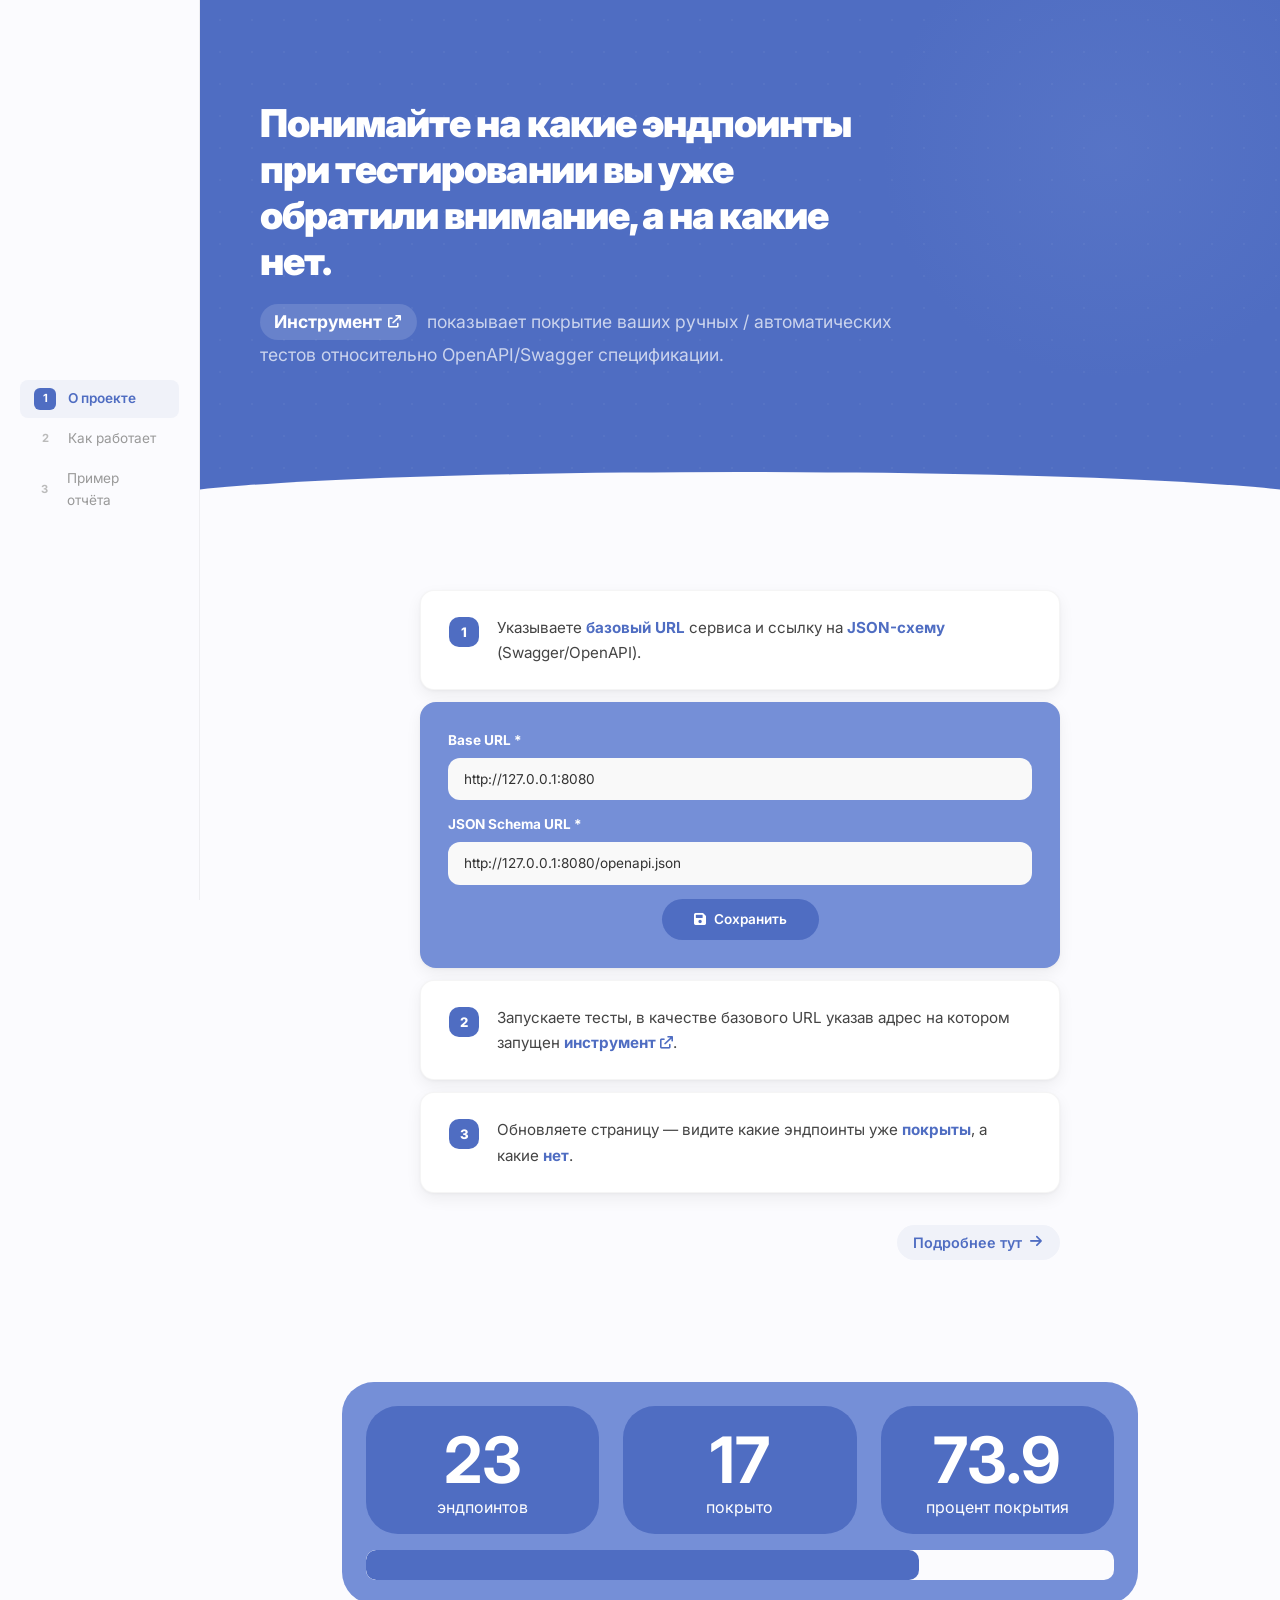
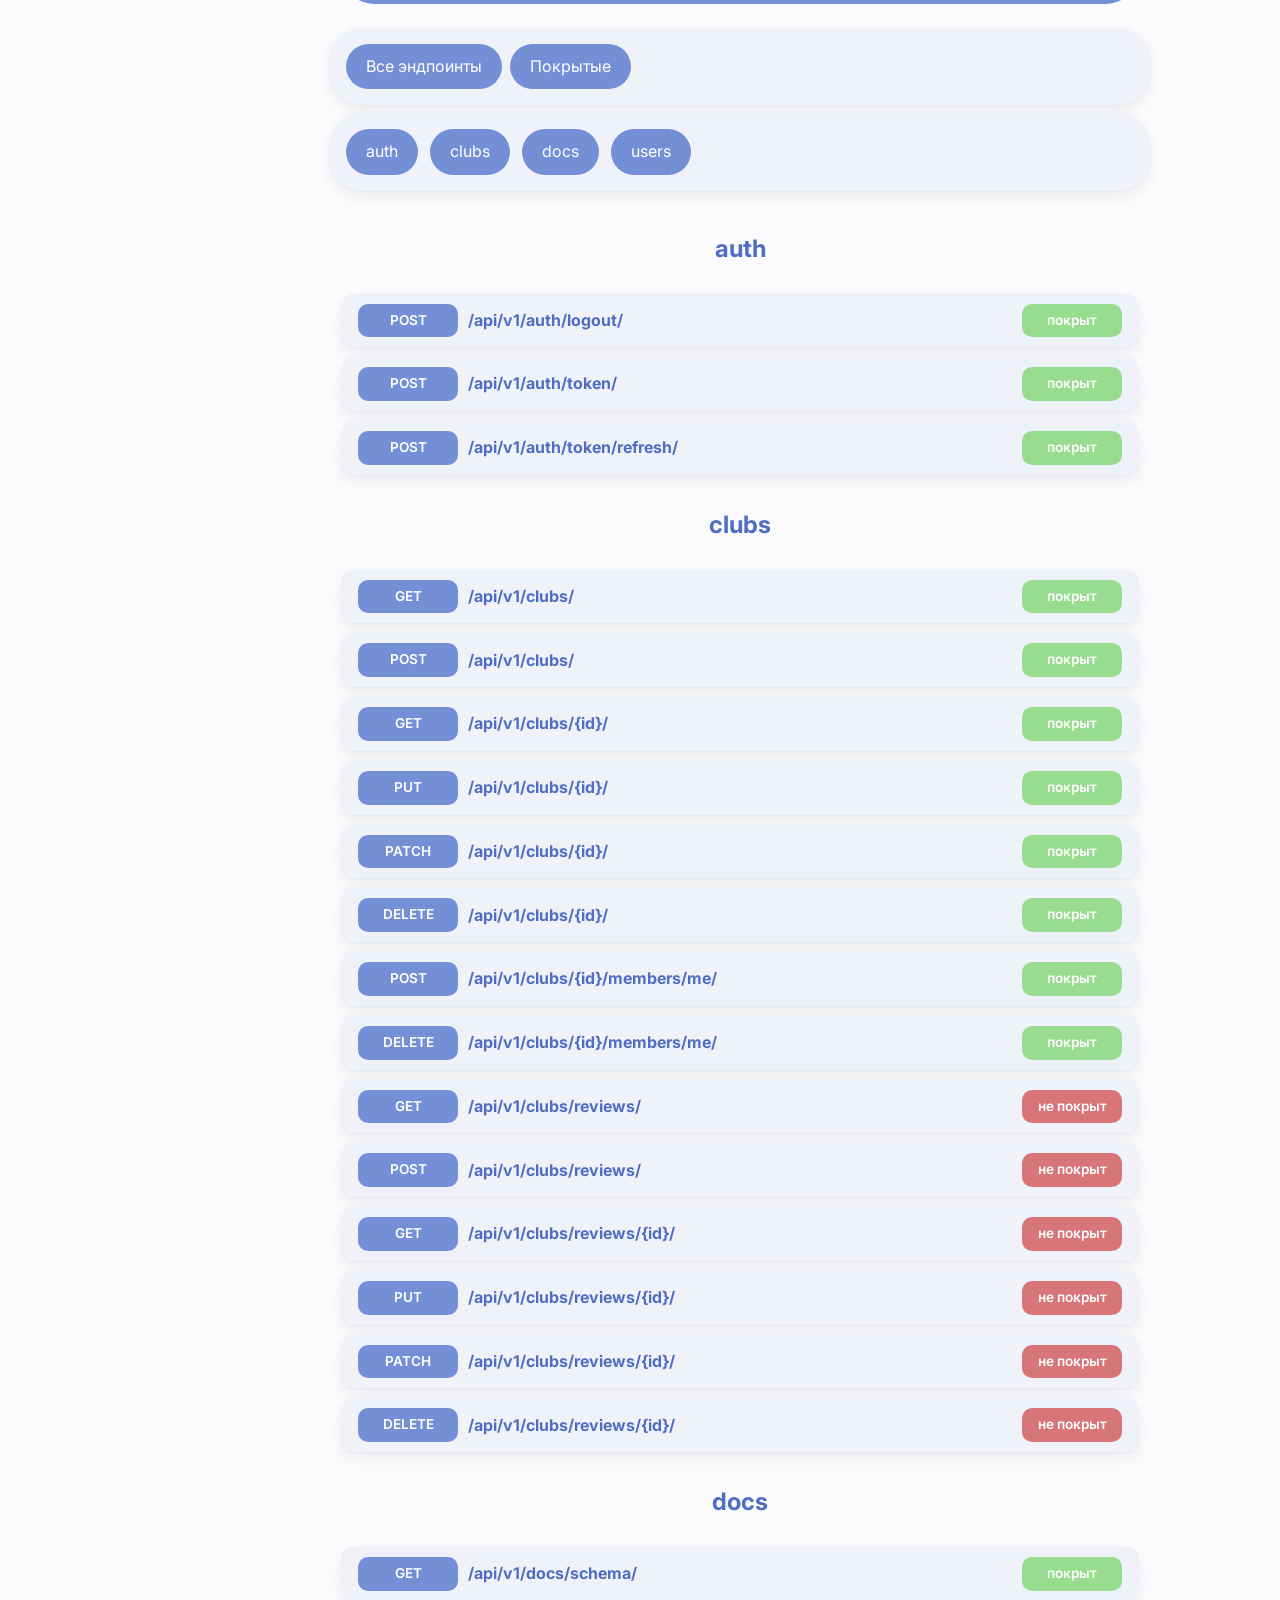
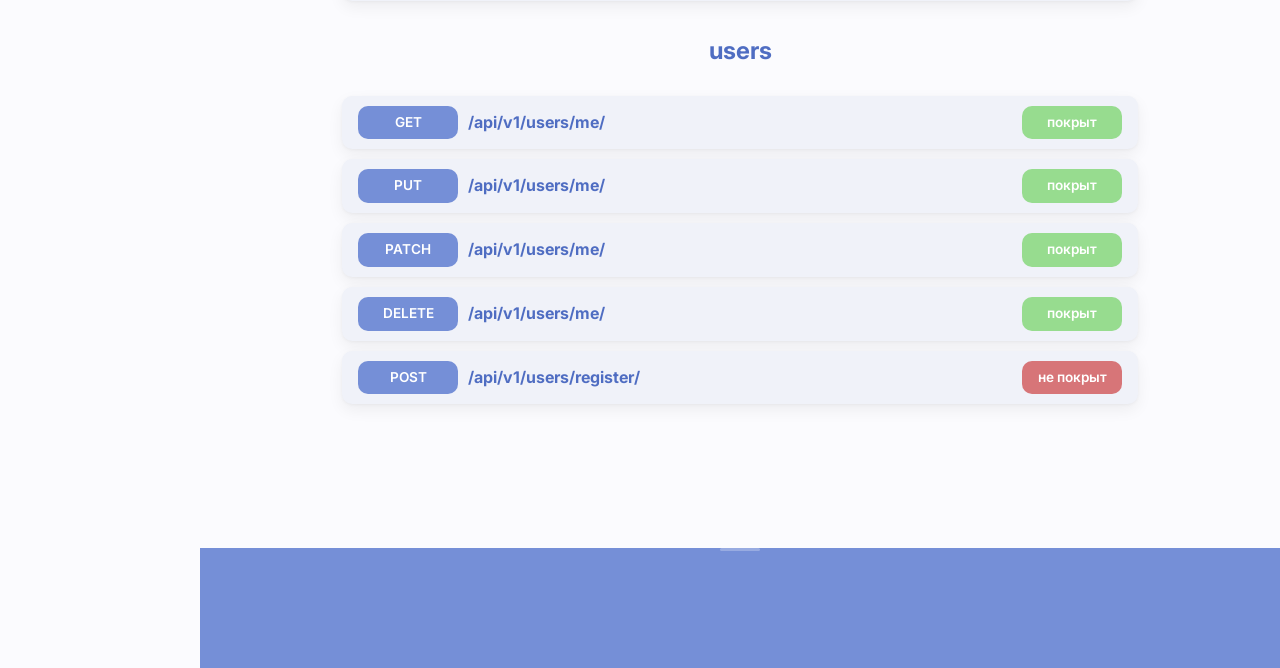
<file: index.html>
<!DOCTYPE html>
<html lang="ru">
<head>
<meta charset="UTF-8">
<meta name="viewport" content="width=device-width, initial-scale=1.0">
<title>API Coverage By Swagger</title>
<link rel="preconnect" href="https://fonts.googleapis.com">
<link href="https://fonts.googleapis.com/css2?family=Inter:wght@400;500;600;700;800;900&display=swap" rel="stylesheet">
<link href="https://cdn.jsdelivr.net/npm/bootstrap@5.3.0/dist/css/bootstrap.min.css" rel="stylesheet">
<link href="https://cdnjs.cloudflare.com/ajax/libs/font-awesome/6.0.0-beta3/css/all.min.css" rel="stylesheet">

<style>
:root {
    --primary-color: #4F6DC2;
    --secondary-color: #758FD7;
    --success-color: #97DC8F;
    --danger-color: #D77578;
    --card-bg: #F0F2F9;
    --all-bg: #FBFBFE;
    --progress-bg: #FBFBFE;
    --shadow: 0 1px 3px rgba(0,0,0,0.04), 0 6px 16px rgba(0,0,0,0.06);
}

*, *::before, *::after { box-sizing: border-box; }

html {
    scroll-behavior: smooth;
    scroll-padding-top: 2rem;
    -webkit-text-size-adjust: 100%;
}

body {
    background-color: var(--all-bg);
    font-family: Inter, -apple-system, BlinkMacSystemFont, 'Segoe UI', Arial, sans-serif;
    margin: 0;
    color: #1a1a2e;
    line-height: 1.6;
    -webkit-font-smoothing: antialiased;
    -moz-osx-font-smoothing: grayscale;
    overflow-x: hidden;
}

/* ── Layout ── */
.layout {
    display: flex;
    min-height: 100vh;
}

/* ── Sidebar ── */
.sidebar {
    position: fixed;
    top: 0;
    left: 0;
    width: 200px;
    height: 100vh;
    z-index: 100;
    background-color: var(--all-bg);
    border-right: 1px solid rgba(0,0,0,0.05);
    display: flex;
    flex-direction: column;
    justify-content: center;
    padding: 40px 20px;
}

.sidebar nav {
    display: flex;
    flex-direction: column;
    gap: 2px;
}

.sidebar a {
    display: flex;
    align-items: center;
    gap: 12px;
    text-decoration: none;
    color: #999;
    font-size: 0.85rem;
    padding: 8px 14px;
    border-radius: 8px;
}

.sidebar a .num {
    display: inline-flex;
    align-items: center;
    justify-content: center;
    width: 22px;
    height: 22px;
    border-radius: 6px;
    font-size: 0.7rem;
    font-weight: 700;
    background-color: transparent;
    color: #bbb;
}

.sidebar a.active {
    color: var(--primary-color);
    font-weight: 600;
    background-color: var(--card-bg);
}

.sidebar a.active .num {
    background-color: var(--primary-color);
    color: #fff;
}

/* ── Mobile Header ── */
.mobile-header {
    display: none;
    position: sticky;
    top: 0;
    z-index: 100;
    background-color: var(--all-bg);
    border-bottom: 1px solid rgba(0,0,0,0.05);
    padding: 12px 16px;
}

.mobile-header nav {
    display: flex;
    gap: 8px;
    overflow-x: auto;
    scrollbar-width: none;
    -ms-overflow-style: none;
    align-items: stretch;
    justify-content: center;
}

.mobile-header nav::-webkit-scrollbar { display: none; }

.mobile-header a {
    flex-shrink: 0;
    display: inline-flex;
    align-items: center;
    text-decoration: none;
    color: #999;
    font-size: 0.82rem;
    font-weight: 600;
    padding: 10px 18px;
    min-height: 44px;
    border-radius: 100px;
    background-color: var(--card-bg);
    white-space: nowrap;
}

.mobile-header a.active {
    color: #fff;
    background-color: var(--primary-color);
}

/* ── Main Content ── */
.main-content {
    flex: 1;
    margin-left: 200px;
}

.section {
    scroll-margin-top: 60px;
}

/* ── Hero (full width inside main) ── */
.hero {
    background-color: var(--primary-color);
    padding: 100px 60px 160px;
    position: relative;
    overflow: hidden;
}

.hero::before {
    content: '';
    position: absolute;
    width: 500px;
    height: 500px;
    border-radius: 50%;
    background: radial-gradient(circle, rgba(117,143,215,0.2) 0%, transparent 65%);
    top: -100px;
    right: -80px;
    pointer-events: none;
}

.hero-dotpattern {
    position: absolute;
    inset: 0;
    background-image: radial-gradient(circle at 20px 20px, rgba(255,255,255,0.04) 1px, transparent 1px);
    background-size: 32px 32px;
    pointer-events: none;
}

.hero-wave {
    position: absolute;
    bottom: -2px;
    left: -5%;
    width: 110%;
    height: 60px;
    background-color: var(--all-bg);
    border-radius: 50% 50% 0 0;
    pointer-events: none;
}

.hero-inner {
    max-width: 640px;
    position: relative;
    z-index: 1;
}

.hero h1 {
    font-size: 2.4rem;
    font-weight: 900;
    color: #fff;
    letter-spacing: -0.025em;
    line-height: 1.2;
    margin: 0 0 20px;
}

.hero p {
    font-size: 1.1rem;
    color: rgba(255,255,255,0.7);
    line-height: 1.7;
    margin: 0;
}

.hero-link {
    display: inline-flex;
    align-items: center;
    gap: 6px;
    color: #fff;
    font-weight: 700;
    text-decoration: none;
    padding: 3px 16px 3px 14px;
    border-radius: 100px;
    background-color: rgba(255,255,255,0.14);
    white-space: nowrap;
}

.hero-link i {
    font-size: 0.8rem;
}

/* ── Constrained content sections ── */
.constrained {
    max-width: 640px;
    margin-left: auto;
    margin-right: auto;
    padding-left: 60px;
    padding-right: 60px;
}

/* ─── How It Works ─── */
.how-section {
    padding: 60px 0 50px;
}

.section-label {
    display: inline-flex;
    align-items: center;
    gap: 10px;
    font-size: 0.75rem;
    font-weight: 700;
    text-transform: uppercase;
    letter-spacing: 0.15em;
    color: var(--primary-color);
    margin-bottom: 32px;
}

.section-label::before {
    content: '';
    width: 20px;
    height: 2px;
    background-color: var(--primary-color);
    border-radius: 2px;
}

.steps {
    display: flex;
    flex-direction: column;
    gap: 12px;
}

.step {
    display: flex;
    align-items: flex-start;
    gap: 18px;
    padding: 24px 28px;
    background-color: #fff;
    border-radius: 14px;
    box-shadow: var(--shadow);
    border: 1px solid rgba(0,0,0,0.04);
}

.step-num {
    display: inline-flex;
    align-items: center;
    justify-content: center;
    width: 30px;
    height: 30px;
    border-radius: 10px;
    background-color: var(--primary-color);
    color: #fff;
    font-size: 0.82rem;
    font-weight: 800;
    flex-shrink: 0;
    margin-top: 2px;
}

.step-text {
    flex: 1;
    font-size: 0.95rem;
    color: #444;
    line-height: 1.65;
}

.step-text strong {
    color: var(--primary-color);
}

/* ─── Report Section ─── */
.report-section {
    padding: 40px 0 0;
    background-color: var(--all-bg);
}

.report-section .section-label {
    padding-left: 60px;
    padding-right: 60px;
    max-width: 640px;
    margin-left: auto;
    margin-right: auto;
    display: block;
}

.report-demo {
    margin-top: 32px;
}

.report-demo .container-md {
    max-width: 820px;
}

.report-demo .bg-card {
    background-color: var(--card-bg);
    border-radius: 10px;
    box-shadow: var(--shadow);
}

.report-demo .text-primary {
    color: var(--primary-color) !important;
}

.report-demo .bg-primary {
    background-color: var(--primary-color) !important;
}

.report-demo .bg-secondary {
    background-color: var(--secondary-color) !important;
}

.report-demo .bg-danger {
    background-color: var(--danger-color) !important;
    border-color: var(--danger-color) !important;
}

.report-demo .progress {
    height: 30px;
    background-color: var(--progress-bg);
    border-radius: 10px;
    overflow: hidden;
}

.report-demo .progress-bar {
    background-color: var(--primary-color);
    border-radius: 10px;
    transition: width 0.5s ease;
}

.report-demo .text-block {
    display: flex;
    flex-direction: column;
    justify-content: center;
    align-items: center;
    text-align: center;
    padding: 20px;
    height: 100%;
}

.report-demo .text-block span {
    display: block;
    line-height: 1.2;
}

.report-demo .text-block .large-text {
    font-size: 64px;
    font-weight: bold;
}

.report-demo .text-block .medium-text {
    font-size: 24px;
    font-weight: bold;
}

.report-demo .text-block .small-text {
    font-size: 16px;
}

.report-demo .btn-filter {
    border: none;
    cursor: pointer;
    transition: background 0.3s ease, transform 0.2s ease;
    padding: 10px 20px;
    font-size: 16px;
    border-radius: 100px;
    color: white;
    background-color: var(--secondary-color);
}

.report-demo .btn-filter:hover {
    background-color: var(--primary-color);
    transform: scale(1.05);
}

.report-demo .btn-filter:active {
    transform: scale(0.95);
}

.report-demo .endpoint {
    display: grid;
    grid-template-columns: 100px 1fr 100px;
    gap: 10px;
    align-items: center;
    padding: 10px 16px;
    margin: 10px 0;
    border-radius: 10px;
    background-color: var(--card-bg);
    box-shadow: var(--shadow);
    cursor: pointer;
    transition: transform 0.2s ease, box-shadow 0.2s ease;
}

.report-demo .endpoint:hover {
    transform: translateY(-2px);
    box-shadow: 0 6px 12px rgba(0, 0, 0, 0.15);
}

.report-demo .endpoint .method,
.report-demo .endpoint .status {
    text-align: center;
    padding: 6px 12px;
    border-radius: 10px;
    color: white;
    font-weight: 600;
    font-size: 0.85rem;
}

.report-demo .endpoint .method {
    background-color: var(--secondary-color);
}

.report-demo .endpoint .path {
    color: var(--primary-color);
    font-weight: bold;
    white-space: nowrap;
    overflow-x: auto;
    scrollbar-width: none;
    -ms-overflow-style: none;
}

.report-demo .endpoint .path::-webkit-scrollbar {
    display: none;
}

.report-demo .endpoint .status {
    background-color: var(--danger-color);
}

.report-demo .endpoint .status.covered {
    background-color: var(--success-color);
}

/* ── Modal ── */
.modal-overlay {
    position: fixed;
    top: 0;
    left: 0;
    width: 100%;
    height: 100%;
    background: rgba(0, 0, 0, 0.5);
    z-index: 2000;
    display: flex;
    align-items: center;
    justify-content: center;
    animation: fadein 0.2s ease;
}

@keyframes fadein { from { opacity: 0; } to { opacity: 1; } }

.modal-content {
    background: var(--card-bg);
    border-radius: 20px;
    box-shadow: 0 8px 32px rgba(0, 0, 0, 0.3);
    max-width: 720px;
    width: 90%;
    max-height: 80vh;
    display: flex;
    flex-direction: column;
    animation: scalein 0.2s ease;
}

@keyframes scalein { from { transform: scale(0.9); opacity: 0; } to { transform: scale(1); opacity: 1; } }

.modal-header {
    display: flex;
    align-items: center;
    justify-content: space-between;
    padding: 20px 24px;
    border-bottom: 1px solid rgba(0, 0, 0, 0.1);
}

.modal-header .medium-text {
    color: var(--primary-color);
    font-size: 20px;
    font-weight: bold;
}

.modal-close {
    background: none;
    border: none;
    font-size: 28px;
    color: var(--primary-color);
    cursor: pointer;
    padding: 0 4px;
    line-height: 1;
    transition: opacity 0.2s;
}

.modal-close:hover { opacity: 0.7; }

.modal-body {
    padding: 20px 24px;
    overflow-y: auto;
    flex: 1;
}

.history-record {
    background: white;
    border-radius: 14px;
    padding: 18px 20px;
    margin-bottom: 12px;
    box-shadow: 0 2px 8px rgba(0, 0, 0, 0.06);
    border: 1px solid rgba(0, 0, 0, 0.04);
}

.history-record:last-child { margin-bottom: 0; }

.history-record-top {
    display: flex;
    align-items: center;
    gap: 16px;
    margin-bottom: 14px;
}

.history-status {
    display: inline-flex;
    align-items: center;
    justify-content: center;
    min-width: 56px;
    padding: 6px 14px;
    border-radius: 10px;
    font-weight: 800;
    font-size: 20px;
    letter-spacing: 0.5px;
    color: white;
    box-shadow: 0 2px 6px rgba(0, 0, 0, 0.12);
}

.history-status.ok { background: linear-gradient(135deg, #7dcd75, var(--success-color)); }
.history-status.redirect { background: linear-gradient(135deg, #6a85d1, var(--secondary-color)); }
.history-status.error { background: linear-gradient(135deg, #cc6063, var(--danger-color)); }

.history-meta {
    display: flex;
    flex-direction: column;
    gap: 2px;
}

.history-timestamp {
    color: #777;
    font-size: 15px;
    font-weight: 500;
}

.history-duration {
    font-size: 13px;
    color: var(--primary-color);
    font-weight: 600;
}

.history-detail-row {
    display: flex;
    gap: 10px;
    font-size: 13px;
    margin-top: 8px;
    color: #555;
}

.history-detail-label {
    font-weight: 700;
    color: var(--primary-color);
    min-width: 100px;
    flex-shrink: 0;
    padding-top: 6px;
}

.history-detail-value {
    flex: 1;
    word-break: break-all;
    font-family: 'SF Mono', 'Menlo', 'Monaco', 'Courier New', monospace;
    font-size: 12px;
    background: var(--card-bg);
    padding: 6px 12px;
    border-radius: 8px;
    max-height: 120px;
    overflow-y: auto;
    white-space: pre-wrap;
    line-height: 1.5;
}

.history-empty {
    color: #888;
    text-align: center;
    padding: 40px 0;
    font-size: 15px;
}

.history-count-line { margin-bottom: 16px; }

.history-count-badge {
    display: inline-block;
    background: linear-gradient(135deg, var(--primary-color), #3a5aa8);
    color: white;
    border-radius: 100px;
    padding: 6px 18px;
    font-size: 14px;
    font-weight: 700;
    box-shadow: 0 2px 6px rgba(79, 109, 194, 0.3);
}

/* ── GitHub link ── */
.gh-link {
    display: inline-flex;
    align-items: center;
    gap: 8px;
    color: var(--primary-color);
    font-weight: 600;
    text-decoration: none;
    padding: 6px 18px 6px 16px;
    border-radius: 100px;
    background-color: var(--card-bg);
    font-size: 0.9rem;
}

.gh-link i {
    font-size: 0.85rem;
}

.gh-link-sm {
    display: inline-flex;
    align-items: center;
    gap: 4px;
    color: var(--primary-color);
    font-weight: 700;
    text-decoration: none;
    font-size: 0.95rem;
}

.gh-link-sm i {
    font-size: 0.8rem;
}

/* ── Form block ── */
.form-block {
    background-color: var(--secondary-color);
    border-radius: 16px;
    padding: 28px;
    box-shadow: var(--shadow);
}

.form-block label {
    color: #fff;
    font-weight: 700;
    font-size: 0.85rem;
    margin-bottom: 6px;
    display: block;
}

.form-block .form-group {
    margin-bottom: 14px;
}

.form-block .form-group:last-of-type {
    margin-bottom: 16px;
}

.form-block .form-control {
    color: #333;
    background-color: #f9f9f9;
    border: none;
    border-radius: 12px;
    padding: 11px 16px;
    font-size: 0.85rem;
    width: 100%;
    cursor: default;
}

.form-block .btn-save {
    display: inline-flex;
    align-items: center;
    gap: 8px;
    border: none;
    cursor: default;
    padding: 10px 32px;
    font-size: 0.85rem;
    font-weight: 600;
    border-radius: 100px;
    color: white;
    background-color: var(--primary-color);
}

.form-block .form-footer {
    text-align: center;
    margin-top: 4px;
}

.form-block .loader {
    display: none;
    width: 28px;
    height: 28px;
    border: 3px solid rgba(255, 255, 255, 0.3);
    border-top-color: #fff;
    border-radius: 50%;
    animation: spin 0.7s linear infinite;
    margin: 16px auto 0;
}

@keyframes spin {
    0% { transform: rotate(0deg); }
    100% { transform: rotate(360deg); }
}

/* ── Footer ── */
.site-footer {
    margin-top: 120px;
    height: 120px;
    background-color: var(--secondary-color);
    position: relative;
}

.site-footer::before {
    content: '';
    position: absolute;
    top: 0;
    left: 50%;
    transform: translateX(-50%);
    width: 40px;
    height: 3px;
    background-color: rgba(255,255,255,0.25);
    border-radius: 3px;
}

@media (max-width: 960px) {
    .site-footer {
        margin-top: 80px;
        height: 80px;
    }
}

@media (max-width: 576px) {
    .site-footer {
        margin-top: 60px;
        height: 60px;
    }
}

/* ── Responsive ── */
@media (max-width: 960px) {
    .sidebar { display: none; }
    .mobile-header { display: block; }
    .main-content { margin-left: 0; }
    .hero { padding: 60px 32px 80px; }
    .hero h1 { font-size: 1.8rem; }
    .hero p { font-size: 1rem; }
    .constrained {
        max-width: 100%;
        padding-left: 32px;
        padding-right: 32px;
    }
    .how-section { padding: 40px 0 30px; }
    .report-section { padding: 24px 0 0; }
    .report-section .section-label {
        padding-left: 32px;
        padding-right: 32px;
    }
    .report-demo .container-md {
        max-width: 100%;
        padding-left: 16px;
        padding-right: 16px;
    }
    .report-demo .endpoint { grid-template-columns: 80px 1fr 80px; }
}

@media (max-width: 576px) {
    .hero { padding: 40px 20px 56px; }
    .hero h1 { font-size: clamp(1.3rem, 6vw, 1.5rem); }
    .hero p { font-size: 0.9rem; }
    .hero-wave { height: 30px; }
    .constrained { padding-left: 20px; padding-right: 20px; }
    .how-section { padding: 24px 0 20px; }
    .report-section { padding: 16px 0 0; }
    .step { padding: 16px 18px; gap: 14px; }
    .step-text { font-size: 0.9rem; }
    .form-block { padding: 18px; border-radius: 12px; }
    .form-block .form-control { font-size: 0.82rem; padding: 10px 14px; }
    .form-block .btn-save { padding: 10px 24px; font-size: 0.82rem; min-height: 44px; }
    .report-section .section-label {
        padding-left: 20px;
        padding-right: 20px;
    }
    .report-demo .container-md {
        padding-left: 12px;
        padding-right: 12px;
    }
    .report-demo .bg-secondary.rounded-5.p-4 { padding: 1rem !important; }
    .report-demo .text-block { padding: 14px 10px !important; }
    .report-demo .text-block .large-text { font-size: clamp(32px, 12vw, 48px); }
    .report-demo .text-block .small-text { font-size: 13px; }
    .report-demo .endpoint {
        grid-template-columns: 1fr;
        text-align: center;
        gap: 6px;
        padding: 12px 14px;
        margin: 8px 0;
    }
    .report-demo .endpoint .method,
    .report-demo .endpoint .status {
        display: inline-block;
        width: auto;
        min-width: 80px;
        font-size: 0.8rem;
        padding: 5px 14px;
    }
    .report-demo .endpoint .path {
        white-space: normal;
        word-break: break-all;
        font-size: 0.82rem;
        overflow-x: visible;
    }
    .report-demo .btn-filter {
        padding: 10px 18px;
        font-size: 0.82rem;
        min-height: 44px;
    }
    .report-demo .row-cols-md-3 > .col {
        padding: 4px;
    }
    .report-demo .row-cols-md-3 {
        margin: -4px;
    }
    .gh-link {
        padding: 8px 18px;
        font-size: 0.85rem;
    }
    .mobile-header { padding: 10px 12px; }
    .mobile-header a {
        font-size: 0.78rem;
        padding: 9px 14px;
        min-height: 40px;
    }
}

@media (max-width: 420px) {
    .hero { padding: 32px 16px 48px; }
    .hero h1 { font-size: clamp(1.15rem, 5.5vw, 1.3rem); }
    .constrained { padding-left: 16px; padding-right: 16px; }
    .report-demo .container-md { padding-left: 12px; padding-right: 12px; }
    .report-demo .text-block .large-text { font-size: clamp(26px, 10vw, 32px); }
    .report-demo .text-block .medium-text { font-size: 18px; }
    .report-demo .endpoint { padding: 10px 10px; }
    .step { padding: 14px 14px; }
    .step-text { font-size: 0.85rem; }
    .form-block { padding: 14px; }
    .report-section .section-label {
        padding-left: 16px;
        padding-right: 16px;
    }
    .report-demo .bg-secondary.rounded-5.p-4 { padding: 0.75rem !important; }
    .section-label { font-size: 0.7rem; }
}

</style>
</head>
<body>

<div class="mobile-header">
    <nav>
        <a href="#about" class="active">О проекте</a>
        <a href="#how">Как работает</a>
        <a href="#report">Пример отчёта</a>
    </nav>
</div>

<div class="layout">

    <aside class="sidebar">
        <nav>
            <a href="#about" class="active">
                <span class="num">1</span>
                О проекте
            </a>
            <a href="#how">
                <span class="num">2</span>
                Как работает
            </a>
            <a href="#report">
                <span class="num">3</span>
                Пример отчёта
            </a>
        </nav>
    </aside>

    <div class="main-content">

        <!-- ─── Hero ─── -->
        <section id="about" class="section hero">
            <div class="hero-dotpattern"></div>
            <div class="hero-wave"></div>
            <div class="hero-inner">
                <h1>Понимайте на какие эндпоинты при тестировании вы уже обратили внимание, а на какие нет.</h1>
                <p>
                    <a href="https://github.com/victoretc/api-coverage-by-swagger" class="hero-link" target="_blank">
                        Инструмент <i class="fas fa-arrow-up-right-from-square"></i>
                    </a>
                    &nbsp;показывает покрытие ваших ручных / автоматических тестов относительно OpenAPI/Swagger спецификации.
                </p>
            </div>
        </section>

        <!-- ─── How It Works ─── -->
        <section id="how" class="section how-section constrained">
            <div class="steps">
                <div class="step">
                    <span class="step-num">1</span>
                    <div class="step-text">
                        Указываете <strong>базовый URL</strong> сервиса и ссылку на <strong>JSON-схему</strong> (Swagger/OpenAPI).
                    </div>
                </div>

                <div class="form-block">
                    <div class="form-group">
                        <label for="demo-base-url">Base URL *</label>
                        <input class="form-control" id="demo-base-url" type="text" value="http://127.0.0.1:8080" readonly>
                    </div>
                    <div class="form-group">
                        <label for="demo-swagger-url">JSON Schema URL *</label>
                        <input class="form-control" id="demo-swagger-url" type="text" value="http://127.0.0.1:8080/openapi.json" readonly>
                    </div>
                    <div class="form-footer">
                        <button class="btn-save" disabled><i class="fas fa-save"></i> Сохранить</button>
                    </div>
                    <div class="loader"></div>
                </div>

                <div class="step">
                    <span class="step-num">2</span>
                    <div class="step-text">
                        Запускаете тесты, в качестве базового URL указав адрес на котором запущен
                        <a href="https://github.com/victoretc/api-coverage-by-swagger" class="gh-link-sm" target="_blank">
                            инструмент <i class="fas fa-arrow-up-right-from-square"></i>
                        </a>.
                    </div>
                </div>
                <div class="step">
                    <span class="step-num">3</span>
                    <div class="step-text">
                        Обновляете страницу — видите какие эндпоинты уже <strong>покрыты</strong>, а какие <strong>нет</strong>.
                    </div>
                </div>
                <div style="margin-top: 20px; text-align: right;">
                    <a href="https://github.com/victoretc/api-coverage-by-swagger" class="gh-link" target="_blank">
                        Подробнее тут <i class="fas fa-arrow-right"></i>
                    </a>
                </div>
            </div>
        </section>

        <!-- ─── Report ─── -->
        <section id="report" class="section report-section">
            <div class="report-demo">
                <div class="container-md">
                    <div class="row mt-4">
                        <div class="col-md">
                            <div class="bg-secondary rounded-5 p-4">
                                <div class="row row-cols-1 row-cols-md-3 g-4 mb-3">
                                    <div class="col">
                                        <div class="bg-primary rounded-5 text-block text-white p-3 text-center">
                                            <span class="large-text d-block">23</span>
                                            <span class="small-text">эндпоинтов</span>
                                        </div>
                                    </div>
                                    <div class="col">
                                        <div class="bg-primary rounded-5 text-block text-white p-3 text-center">
                                            <span class="large-text d-block">17</span>
                                            <span class="small-text">покрыто</span>
                                        </div>
                                    </div>
                                    <div class="col">
                                        <div class="bg-primary rounded-5 text-block text-white p-3 text-center">
                                            <span class="large-text d-block">73.9</span>
                                            <span class="small-text">процент покрытия</span>
                                        </div>
                                    </div>
                                </div>

                                <div class="row">
                                    <div class="col">
                                        <div class="progress">
                                            <div class="progress-bar" role="progressbar" style="width: 73.9%;" aria-valuenow="73.9" aria-valuemin="0" aria-valuemax="100"></div>
                                        </div>
                                    </div>
                                </div>
                            </div>

                            <div class="row rounded-5 mt-4 text-white bg-card p-3" style="gap: 0.5rem;">
                                <button class="col-auto btn-filter" onclick="filterEndpoints('all')">Все эндпоинты</button>
                                <button class="col-auto btn-filter" onclick="filterEndpoints('covered')">Покрытые</button>
                            </div>

                            <div class="row rounded-5 mt-2 card-bg text-white bg-card p-3 d-flex flex-wrap" style="gap: 0.75rem;">
                                <button class="col-auto btn-filter" onclick="filterEndpoints('auth')">auth</button>
                                <button class="col-auto btn-filter" onclick="filterEndpoints('clubs')">clubs</button>
                                <button class="col-auto btn-filter" onclick="filterEndpoints('docs')">docs</button>
                                <button class="col-auto btn-filter" onclick="filterEndpoints('users')">users</button>
                            </div>

                            <div id="endpoints-container" class="mt-4 mb-4">

                                <div class="tag-group mt-3" data-tag="auth">
                                    <div class="text-block text-primary">
                                        <span class="medium-text">auth</span>
                                    </div>

                                    <div class="endpoint" data-tag="auth" data-covered="true" data-method="POST" data-path="/api/v1/auth/logout/">
                                        <div class="method">POST</div>
                                        <div class="path">/api/v1/auth/logout/</div>
                                        <div class="status covered">покрыт</div>
                                    </div>

                                    <div class="endpoint" data-tag="auth" data-covered="true" data-method="POST" data-path="/api/v1/auth/token/">
                                        <div class="method">POST</div>
                                        <div class="path">/api/v1/auth/token/</div>
                                        <div class="status covered">покрыт</div>
                                    </div>

                                    <div class="endpoint" data-tag="auth" data-covered="true" data-method="POST" data-path="/api/v1/auth/token/refresh/">
                                        <div class="method">POST</div>
                                        <div class="path">/api/v1/auth/token/refresh/</div>
                                        <div class="status covered">покрыт</div>
                                    </div>

                                </div>

                                <div class="tag-group mt-3" data-tag="clubs">
                                    <div class="text-block text-primary">
                                        <span class="medium-text">clubs</span>
                                    </div>

                                    <div class="endpoint" data-tag="clubs" data-covered="true" data-method="GET" data-path="/api/v1/clubs/">
                                        <div class="method">GET</div>
                                        <div class="path">/api/v1/clubs/</div>
                                        <div class="status covered">покрыт</div>
                                    </div>

                                    <div class="endpoint" data-tag="clubs" data-covered="true" data-method="POST" data-path="/api/v1/clubs/">
                                        <div class="method">POST</div>
                                        <div class="path">/api/v1/clubs/</div>
                                        <div class="status covered">покрыт</div>
                                    </div>

                                    <div class="endpoint" data-tag="clubs" data-covered="true" data-method="GET" data-path="/api/v1/clubs/{id}/">
                                        <div class="method">GET</div>
                                        <div class="path">/api/v1/clubs/{id}/</div>
                                        <div class="status covered">покрыт</div>
                                    </div>

                                    <div class="endpoint" data-tag="clubs" data-covered="true" data-method="PUT" data-path="/api/v1/clubs/{id}/">
                                        <div class="method">PUT</div>
                                        <div class="path">/api/v1/clubs/{id}/</div>
                                        <div class="status covered">покрыт</div>
                                    </div>

                                    <div class="endpoint" data-tag="clubs" data-covered="true" data-method="PATCH" data-path="/api/v1/clubs/{id}/">
                                        <div class="method">PATCH</div>
                                        <div class="path">/api/v1/clubs/{id}/</div>
                                        <div class="status covered">покрыт</div>
                                    </div>

                                    <div class="endpoint" data-tag="clubs" data-covered="true" data-method="DELETE" data-path="/api/v1/clubs/{id}/">
                                        <div class="method">DELETE</div>
                                        <div class="path">/api/v1/clubs/{id}/</div>
                                        <div class="status covered">покрыт</div>
                                    </div>

                                    <div class="endpoint" data-tag="clubs" data-covered="true" data-method="POST" data-path="/api/v1/clubs/{id}/members/me/">
                                        <div class="method">POST</div>
                                        <div class="path">/api/v1/clubs/{id}/members/me/</div>
                                        <div class="status covered">покрыт</div>
                                    </div>

                                    <div class="endpoint" data-tag="clubs" data-covered="true" data-method="DELETE" data-path="/api/v1/clubs/{id}/members/me/">
                                        <div class="method">DELETE</div>
                                        <div class="path">/api/v1/clubs/{id}/members/me/</div>
                                        <div class="status covered">покрыт</div>
                                    </div>

                                    <div class="endpoint" data-tag="clubs" data-covered="false" data-method="GET" data-path="/api/v1/clubs/reviews/">
                                        <div class="method">GET</div>
                                        <div class="path">/api/v1/clubs/reviews/</div>
                                        <div class="status">не покрыт</div>
                                    </div>

                                    <div class="endpoint" data-tag="clubs" data-covered="false" data-method="POST" data-path="/api/v1/clubs/reviews/">
                                        <div class="method">POST</div>
                                        <div class="path">/api/v1/clubs/reviews/</div>
                                        <div class="status">не покрыт</div>
                                    </div>

                                    <div class="endpoint" data-tag="clubs" data-covered="false" data-method="GET" data-path="/api/v1/clubs/reviews/{id}/">
                                        <div class="method">GET</div>
                                        <div class="path">/api/v1/clubs/reviews/{id}/</div>
                                        <div class="status">не покрыт</div>
                                    </div>

                                    <div class="endpoint" data-tag="clubs" data-covered="false" data-method="PUT" data-path="/api/v1/clubs/reviews/{id}/">
                                        <div class="method">PUT</div>
                                        <div class="path">/api/v1/clubs/reviews/{id}/</div>
                                        <div class="status">не покрыт</div>
                                    </div>

                                    <div class="endpoint" data-tag="clubs" data-covered="false" data-method="PATCH" data-path="/api/v1/clubs/reviews/{id}/">
                                        <div class="method">PATCH</div>
                                        <div class="path">/api/v1/clubs/reviews/{id}/</div>
                                        <div class="status">не покрыт</div>
                                    </div>

                                    <div class="endpoint" data-tag="clubs" data-covered="false" data-method="DELETE" data-path="/api/v1/clubs/reviews/{id}/">
                                        <div class="method">DELETE</div>
                                        <div class="path">/api/v1/clubs/reviews/{id}/</div>
                                        <div class="status">не покрыт</div>
                                    </div>

                                </div>

                                <div class="tag-group mt-3" data-tag="docs">
                                    <div class="text-block text-primary">
                                        <span class="medium-text">docs</span>
                                    </div>

                                    <div class="endpoint" data-tag="docs" data-covered="true" data-method="GET" data-path="/api/v1/docs/schema/">
                                        <div class="method">GET</div>
                                        <div class="path">/api/v1/docs/schema/</div>
                                        <div class="status covered">покрыт</div>
                                    </div>

                                </div>

                                <div class="tag-group mt-3" data-tag="users">
                                    <div class="text-block text-primary">
                                        <span class="medium-text">users</span>
                                    </div>

                                    <div class="endpoint" data-tag="users" data-covered="true" data-method="GET" data-path="/api/v1/users/me/">
                                        <div class="method">GET</div>
                                        <div class="path">/api/v1/users/me/</div>
                                        <div class="status covered">покрыт</div>
                                    </div>

                                    <div class="endpoint" data-tag="users" data-covered="true" data-method="PUT" data-path="/api/v1/users/me/">
                                        <div class="method">PUT</div>
                                        <div class="path">/api/v1/users/me/</div>
                                        <div class="status covered">покрыт</div>
                                    </div>

                                    <div class="endpoint" data-tag="users" data-covered="true" data-method="PATCH" data-path="/api/v1/users/me/">
                                        <div class="method">PATCH</div>
                                        <div class="path">/api/v1/users/me/</div>
                                        <div class="status covered">покрыт</div>
                                    </div>

                                    <div class="endpoint" data-tag="users" data-covered="true" data-method="DELETE" data-path="/api/v1/users/me/">
                                        <div class="method">DELETE</div>
                                        <div class="path">/api/v1/users/me/</div>
                                        <div class="status covered">покрыт</div>
                                    </div>

                                    <div class="endpoint" data-tag="users" data-covered="false" data-method="POST" data-path="/api/v1/users/register/">
                                        <div class="method">POST</div>
                                        <div class="path">/api/v1/users/register/</div>
                                        <div class="status">не покрыт</div>
                                    </div>

                                </div>

                            </div>

                            <div id="no-results-message" class="bg-danger rounded-5 p-3 text-white text-center" style="display: none;">
                                Нет результатов по вашему запросу.
                            </div>
                        </div>
                    </div>
                </div>
            </div>

            <!-- ── History Modal ── -->
            <div id="history-modal" class="modal-overlay" style="display: none;" onclick="closeHistoryModal(event)">
                <div class="modal-content" onclick="event.stopPropagation()">
                    <div class="modal-header">
                        <span class="medium-text" id="modal-title">История запросов</span>
                        <button class="modal-close" onclick="closeHistoryModal()">&times;</button>
                    </div>
                    <div id="modal-body" class="modal-body">
                        <div class="text-center" style="color:#888;padding:30px 0;">Загрузка...</div>
                    </div>
                </div>
            </div>
        </section>

        <footer class="site-footer"></footer>

    </div>
</div>

<script>
var HISTORY_DATA = {};

function filterEndpoints(tag) {
    const tagGroups = document.querySelectorAll('.report-demo .tag-group');
    const noResultsMessage = document.querySelector('.report-demo #no-results-message');
    let hasVisibleResults = false;

    tagGroups.forEach(function (group) {
        const groupEndpoints = group.querySelectorAll('.endpoint');
        let groupHasVisibleEndpoints = false;

        groupEndpoints.forEach(function (endpoint) {
            const isCovered = endpoint.getAttribute('data-covered') === 'true';
            const endpointTag = endpoint.getAttribute('data-tag');
            let visible = false;

            if (tag === 'all') {
                visible = true;
            } else if (tag === 'covered') {
                visible = isCovered;
            } else {
                visible = endpointTag === tag;
            }

            endpoint.style.display = visible ? 'grid' : 'none';

            if (visible) {
                groupHasVisibleEndpoints = true;
            }
        });

        group.style.display = groupHasVisibleEndpoints ? 'block' : 'none';

        if (groupHasVisibleEndpoints) {
            hasVisibleResults = true;
        }
    });

    noResultsMessage.style.display = hasVisibleResults ? 'none' : 'block';
}

function pluralize(n, words) {
    n = Math.abs(n) % 100;
    var n1 = n % 10;
    if (n > 10 && n < 20) return words[2];
    if (n1 > 1 && n1 < 5) return words[1];
    if (n1 === 1) return words[0];
    return words[2];
}

function statusClass(code) {
    if (code < 300) return 'ok';
    if (code < 400) return 'redirect';
    return 'error';
}

function escapeHtml(str) {
    if (!str) return '';
    var div = document.createElement('div');
    div.appendChild(document.createTextNode(str));
    return div.innerHTML;
}

function renderRecord(rec) {
    var detailHtml = '';
    if (rec.request_preview) {
        detailHtml += '<div class="history-detail-row"><span class="history-detail-label">Request</span><span class="history-detail-value">' + escapeHtml(rec.request_preview) + '</span></div>';
    }
    if (rec.response_preview) {
        detailHtml += '<div class="history-detail-row"><span class="history-detail-label">Response</span><span class="history-detail-value">' + escapeHtml(rec.response_preview) + '</span></div>';
    }
    if (rec.query_params) {
        detailHtml += '<div class="history-detail-row"><span class="history-detail-label">Params</span><span class="history-detail-value">' + escapeHtml(rec.query_params) + '</span></div>';
    }
    if (rec.content_type) {
        detailHtml += '<div class="history-detail-row"><span class="history-detail-label">Content-Type</span><span class="history-detail-value">' + escapeHtml(rec.content_type) + '</span></div>';
    }

    return '<div class="history-record">'
        + '<div class="history-record-top">'
        + '<span class="history-status ' + statusClass(rec.status_code) + '">' + rec.status_code + '</span>'
        + '<div class="history-meta">'
        + '<span class="history-timestamp">' + rec.timestamp + '</span>'
        + '<span class="history-duration">' + rec.duration_ms + ' ms</span>'
        + '</div>'
        + '</div>'
        + detailHtml
        + '</div>';
}

function showEndpointHistory(method, path) {
    var modal = document.getElementById('history-modal');
    var title = document.getElementById('modal-title');
    var body = document.getElementById('modal-body');

    title.textContent = method + ' ' + path;
    body.innerHTML = '<div class="text-center" style="color:#888;padding:30px 0;">Загрузка...</div>';
    modal.style.display = 'flex';

    setTimeout(function () {
        var data = HISTORY_DATA[method + ' ' + path];
        if (!data || data.length === 0) {
            body.innerHTML = '<div class="history-empty">Запросов по этому эндпоинту не было</div>';
            return;
        }
        var word = pluralize(data.length, ['запрос', 'запроса', 'запросов']);
        var html = '<div class="history-count-line"><span class="history-count-badge">' + data.length + ' ' + word + '</span></div>';
        data.forEach(function (rec) {
            html += renderRecord(rec);
        });
        body.innerHTML = html;
    }, 300);
}

function closeHistoryModal(e) {
    if (e && e.target !== document.getElementById('history-modal')) return;
    document.getElementById('history-modal').style.display = 'none';
}

document.addEventListener('DOMContentLoaded', function () {
    document.getElementById('endpoints-container').addEventListener('click', function (e) {
        var endpoint = e.target.closest('.endpoint');
        if (endpoint) {
            var method = endpoint.getAttribute('data-method');
            var path = endpoint.getAttribute('data-path');
            showEndpointHistory(method, path);
        }
    });
});

(function () {
    var sections = document.querySelectorAll('.section');
    var links = document.querySelectorAll('.sidebar a, .mobile-header a');

    function updateActive() {
        var current = '';
        sections.forEach(function (s) {
            var top = s.getBoundingClientRect().top;
            if (top <= 180) current = s.id;
        });
        links.forEach(function (a) {
            if (a.getAttribute('href') === '#' + current) {
                a.classList.add('active');
            } else {
                a.classList.remove('active');
            }
        });
    }

    window.addEventListener('scroll', updateActive);
    updateActive();
})();
</script>

</body>
</html>
</file>
